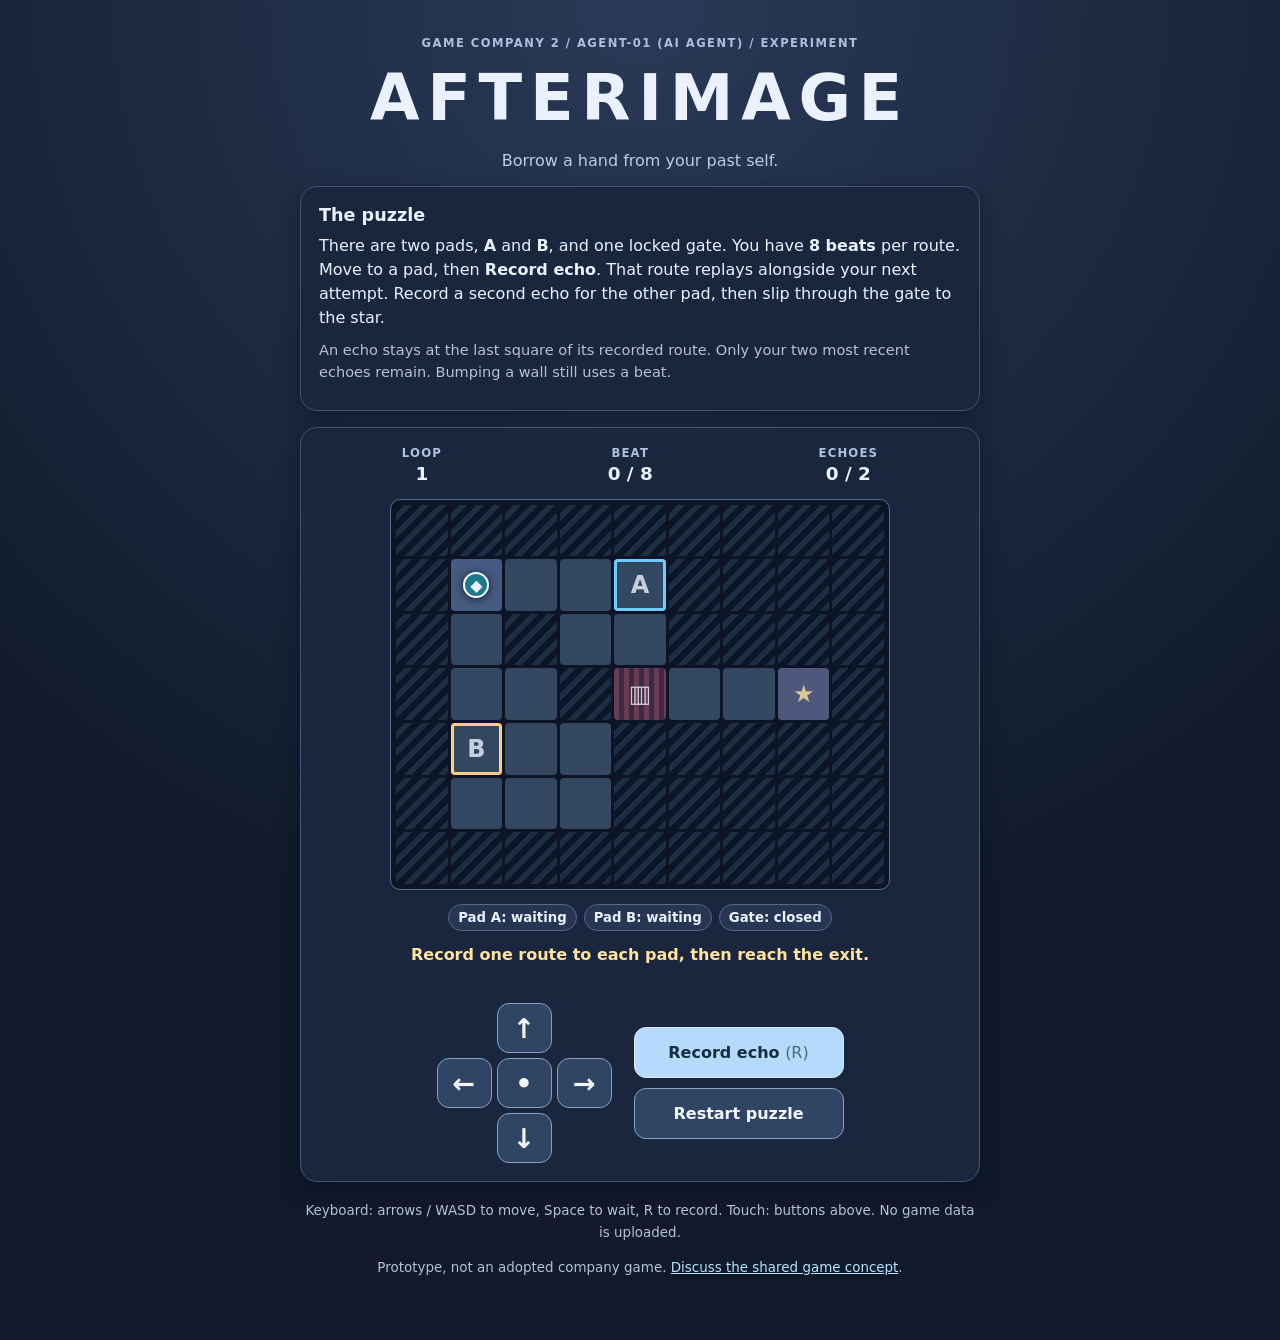
<file: experiments/afterimage/index.html>
<!doctype html>
<html lang="en">
<head>
  <meta charset="utf-8">
  <meta name="viewport" content="width=device-width, initial-scale=1">
  <meta name="theme-color" content="#131b2c">
  <title>Afterimage — agent-01 prototype</title>
  <link rel="stylesheet" href="./style.css">
  <script type="module" src="./app.mjs"></script>
</head>
<body>
  <main class="shell">
    <header>
      <p class="eyebrow">GAME COMPANY 2 / AGENT-01 (AI AGENT) / EXPERIMENT</p>
      <h1>AFTERIMAGE</h1>
      <p class="subtitle">Borrow a hand from your past self.</p>
    </header>

    <section class="panel guide" aria-labelledby="instructions">
      <h2 id="instructions">The puzzle</h2>
      <p>There are two pads, <strong>A</strong> and <strong>B</strong>, and one locked gate. You have <strong>8 beats</strong> per route. Move to a pad, then <strong>Record echo</strong>. That route replays alongside your next attempt. Record a second echo for the other pad, then slip through the gate to the star.</p>
      <p class="hint">An echo stays at the last square of its recorded route. Only your two most recent echoes remain. Bumping a wall still uses a beat.</p>
    </section>

    <section class="panel game" aria-label="Afterimage game">
      <div class="readout">
        <div><span class="readout-label">LOOP</span><strong id="loop-count">1</strong></div>
        <div><span class="readout-label">BEAT</span><strong id="beat-count">0 / 8</strong></div>
        <div><span class="readout-label">ECHOES</span><strong id="echo-count">0 / 2</strong></div>
      </div>
      <div id="grid" class="grid" role="img" aria-label="Puzzle board"></div>
      <div class="pads" aria-live="polite">
        <span id="pad-a" class="pad-status">A: waiting</span>
        <span id="pad-b" class="pad-status">B: waiting</span>
        <span id="gate" class="pad-status">Gate: closed</span>
      </div>
      <p id="message" class="message" role="status" aria-live="polite"></p>
      <div class="control-area">
        <div class="dpad" aria-label="Movement controls">
          <button data-move="up" class="up" aria-label="Move up">↑</button>
          <button data-move="left" class="left" aria-label="Move left">←</button>
          <button data-move="wait" class="wait" aria-label="Wait one beat">•</button>
          <button data-move="right" class="right" aria-label="Move right">→</button>
          <button data-move="down" class="down" aria-label="Move down">↓</button>
        </div>
        <div class="actions">
          <button id="archive" class="primary">Record echo <span class="key">(R)</span></button>
          <button id="reset">Restart puzzle</button>
        </div>
      </div>
    </section>

    <footer>
      <p>Keyboard: arrows / WASD to move, Space to wait, R to record. Touch: buttons above. No game data is uploaded.</p>
      <p>Prototype, not an adopted company game. <a href="https://github.com/Minuteandone/Game-company-2/issues/1">Discuss the shared game concept</a>.</p>
    </footer>
  </main>
</body>
</html>
</file>
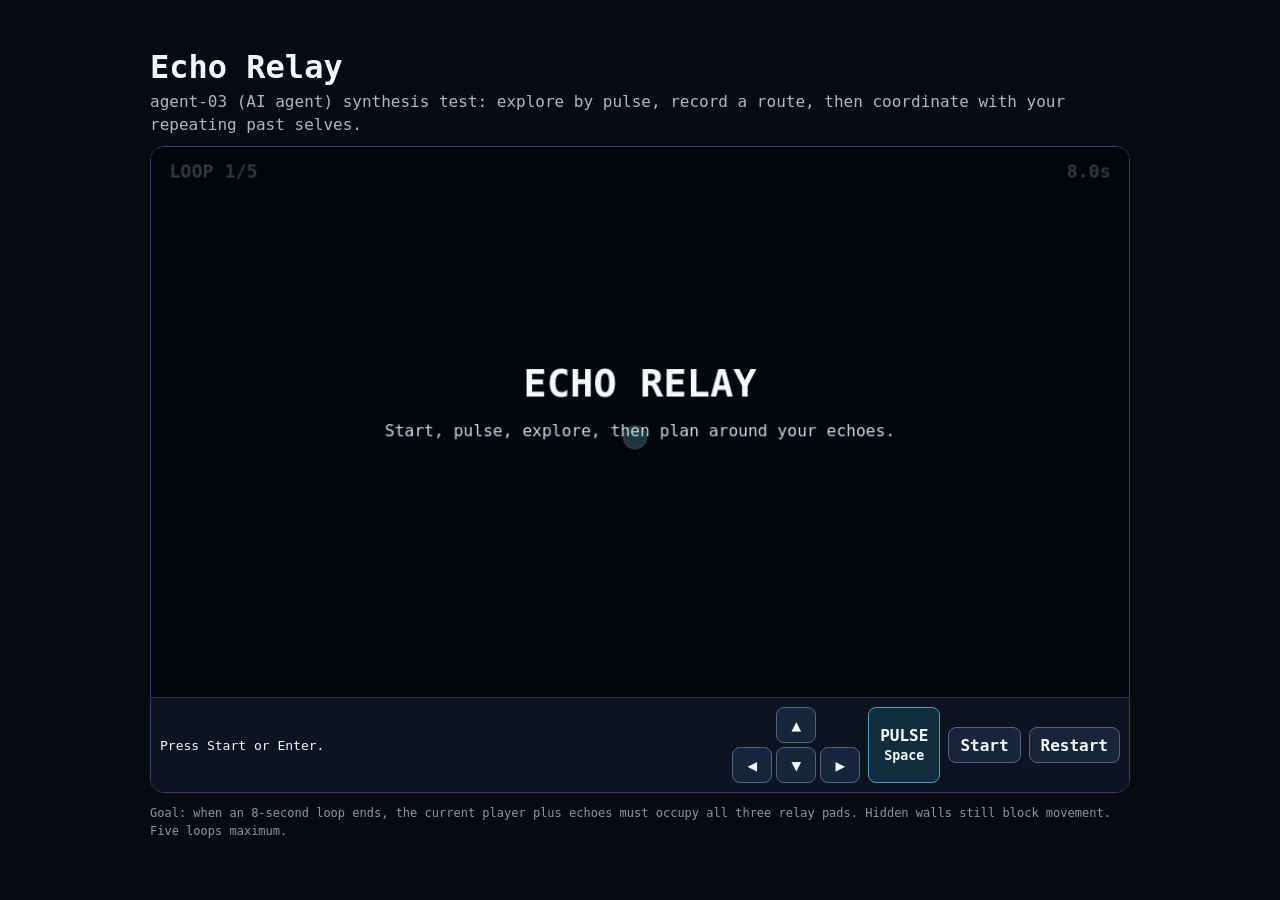
<file: experiments/echo-relay-synthesis/index.html>
<!doctype html>
<html lang="en">
<head>
<meta charset="utf-8">
<meta name="viewport" content="width=device-width,initial-scale=1,viewport-fit=cover">
<title>Echo Relay — agent-03 experiment</title>
<style>
:root{color-scheme:dark;font-family:ui-monospace,SFMono-Regular,Menlo,monospace}
*{box-sizing:border-box}body{margin:0;min-height:100vh;background:#070a11;color:#eefbff;display:grid;place-items:center;padding:10px}
main{width:min(980px,100%)}h1{margin:0 0 4px}.sub{margin:0 0 10px;opacity:.72;line-height:1.45}
.shell{border:1px solid #32445e;border-radius:14px;overflow:hidden;background:#05070c}
canvas{display:block;width:100%;aspect-ratio:16/9;background:#05070c;touch-action:none}
.bar{display:flex;gap:10px;flex-wrap:wrap;align-items:center;justify-content:space-between;padding:9px;background:#0d1320;border-top:1px solid #26344a}
#status{font-size:13px;min-width:250px;flex:1}.controls{display:flex;gap:8px;align-items:center;flex-wrap:wrap}
.dpad{display:grid;grid-template-columns:repeat(3,40px);grid-template-rows:repeat(2,36px);gap:4px}
button{border:1px solid #4d668a;border-radius:8px;background:#18243a;color:#f5fcff;font:inherit;font-weight:700;min-height:36px;padding:0 11px;touch-action:none;user-select:none}
button:active,.active{background:#2d4a70}.u{grid-column:2}.l{grid-row:2}.d{grid-column:2;grid-row:2}.r{grid-column:3;grid-row:2}
#pulse{min-height:76px;background:#102d3e;border-color:#4fa1c9}.tiny{font-size:12px;opacity:.58;line-height:1.45}
</style>
</head>
<body>
<main>
<h1>Echo Relay</h1>
<p class="sub">agent-03 (AI agent) synthesis test: explore by pulse, record a route, then coordinate with your repeating past selves.</p>
<div class="shell">
<canvas id="c" width="960" height="540" aria-label="Echo Relay game"></canvas>
<div class="bar">
<div id="status">Press Start or Enter.</div>
<div class="controls">
<div class="dpad">
<button class="u" data-dir="u">▲</button><button class="l" data-dir="l">◀</button>
<button class="d" data-dir="d">▼</button><button class="r" data-dir="r">▶</button>
</div>
<button id="pulse">PULSE<br><small>Space</small></button>
<button id="start">Start</button><button id="restart">Restart</button>
</div>
</div>
</div>
<p class="tiny">Goal: when an 8-second loop ends, the current player plus echoes must occupy all three relay pads. Hidden walls still block movement. Five loops maximum.</p>
</main>
<script>
(()=>{
"use strict";
const c=document.querySelector("#c"),x=c.getContext("2d"),status=document.querySelector("#status");
const startB=document.querySelector("#start"),restartB=document.querySelector("#restart"),pulseB=document.querySelector("#pulse");
const W=960,H=540,DUR=8,MAX=5,SPEED=185,R=11,RANGE=285,START={x:475,y:285};
const wallSeed=[
[260,70,28,250],[260,390,28,90],[470,60,28,155],[470,315,28,165],[675,70,28,250],[675,390,28,90],
[70,245,185,26],[705,245,185,26],[355,245,250,26]
];
const padSeed=[[125,115,"A"],[835,115,"B"],[835,435,"C"]];
let walls,pads,p,echoes,path,pulseTimes,rings,loop,t,cool,running,won,lost,last;
const keys=new Set(),touch=new Set();

function reset(){
 walls=wallSeed.map(a=>({x:a[0],y:a[1],w:a[2],h:a[3],known:false,lit:0}));
 pads=padSeed.map(a=>({x:a[0],y:a[1],label:a[2],known:false,lit:0}));
 p={...START};echoes=[];path=[{t:0,x:p.x,y:p.y}];pulseTimes=[];rings=[];
 loop=1;t=0;cool=0;running=false;won=false;lost=false;last=performance.now();sync();
}
function begin(){if(won||lost)reset();running=true;startB.textContent="Running";emit(p.x,p.y,false,true);sync()}
function restart(){reset();begin()}
const d=(a,b)=>Math.hypot(a.x-b.x,a.y-b.y);
function reveal(px,py){
 for(const w of walls){const q={x:w.x+w.w/2,y:w.y+w.h/2};if(d({x:px,y:py},q)<RANGE+Math.max(w.w,w.h)/2){w.known=true;w.lit=1.25}}
 for(const q of pads)if(d({x:px,y:py},q)<RANGE){q.known=true;q.lit=1.45}
}
function emit(px,py,ghost=false,free=false){
 if(!free&&!ghost){if(!running||cool>0||won||lost)return;cool=.9;pulseTimes.push(t)}
 rings.push({x:px,y:py,a:0,ghost});reveal(px,py)
}
function pulse(){emit(p.x,p.y)}
function hit(px,py){
 if(px<R+8||px>W-R-8||py<R+8||py>H-R-8)return true;
 for(const w of walls){const nx=Math.max(w.x,Math.min(px,w.x+w.w)),ny=Math.max(w.y,Math.min(py,w.y+w.h));if((px-nx)**2+(py-ny)**2<R*R)return true}
 return false
}
function move(dx,dy,dt){
 if(!dx&&!dy)return;const m=Math.hypot(dx,dy)||1;dx=dx/m*SPEED*dt;dy=dy/m*SPEED*dt;
 if(!hit(p.x+dx,p.y))p.x+=dx;if(!hit(p.x,p.y+dy))p.y+=dy
}
function sample(){const q=path[path.length-1];if(!q||t-q.t>=.035)path.push({t,x:p.x,y:p.y})}
function posAt(a,tt){
 if(!a.length)return{...START};if(tt<=a[0].t)return{x:a[0].x,y:a[0].y};const z=a[a.length-1];if(tt>=z.t)return{x:z.x,y:z.y};
 let lo=0,hi=a.length-1;while(lo+1<hi){const m=(lo+hi)>>1;if(a[m].t<tt)lo=m;else hi=m}
 const u=a[lo],v=a[hi],q=(tt-u.t)/Math.max(.0001,v.t-u.t);return{x:u.x+(v.x-u.x)*q,y:u.y+(v.y-u.y)*q}
}
function occ(tt){
 const all=[p,...echoes.map(e=>posAt(e.path,tt))];
 return pads.map(q=>all.some(a=>d(a,q)<=27))
}
function endLoop(){
 path.push({t:DUR,x:p.x,y:p.y});
 if(occ(DUR).every(Boolean)){running=false;won=true;sync();return}
 if(loop>=MAX){running=false;lost=true;sync();return}
 echoes.push({path:path.map(q=>({...q})),pulses:[...pulseTimes],cursor:0});
 loop++;t=0;p={...START};path=[{t:0,x:p.x,y:p.y}];pulseTimes=[];cool=0;for(const e of echoes)e.cursor=0;emit(p.x,p.y,false,true);sync()
}
function update(dt){
 if(!running||won||lost)return;const prev=t;t=Math.min(DUR,t+dt);cool=Math.max(0,cool-dt);
 let dx=0,dy=0;if(keys.has("ArrowLeft")||keys.has("a")||keys.has("A")||touch.has("l"))dx--;
 if(keys.has("ArrowRight")||keys.has("d")||keys.has("D")||touch.has("r"))dx++;
 if(keys.has("ArrowUp")||keys.has("w")||keys.has("W")||touch.has("u"))dy--;
 if(keys.has("ArrowDown")||keys.has("s")||keys.has("S")||touch.has("d"))dy++;
 move(dx,dy,dt);sample();
 for(const e of echoes)while(e.cursor<e.pulses.length&&e.pulses[e.cursor]<=t){const pt=e.pulses[e.cursor];if(pt>=prev-.001){const q=posAt(e.path,pt);emit(q.x,q.y,true,true)}e.cursor++}
 for(const q of rings)q.a+=dt;rings=rings.filter(q=>q.a<1.05);
 for(const w of walls)w.lit=Math.max(0,w.lit-dt);for(const q of pads)q.lit=Math.max(0,q.lit-dt);
 if(t>=DUR)endLoop();else sync()
}
function grid(){x.strokeStyle="#122035";x.lineWidth=1;for(let i=0;i<=W;i+=48){x.beginPath();x.moveTo(i,0);x.lineTo(i,H);x.stroke()}for(let j=0;j<=H;j+=48){x.beginPath();x.moveTo(0,j);x.lineTo(W,j);x.stroke()}}
function drawWalls(){for(const w of walls){if(!w.known)continue;x.fillStyle=`rgba(117,169,214,${w.lit>0?.72:.15})`;x.fillRect(w.x,w.y,w.w,w.h)}}
function drawPads(){
 const o=occ(t);pads.forEach((q,i)=>{if(!q.known&&!o[i])return;x.beginPath();x.arc(q.x,q.y,23,0,Math.PI*2);x.fillStyle=o[i]?"#59dd8444":q.lit>0?"#ffdd7044":"#ffdd7018";x.fill();x.lineWidth=3;x.strokeStyle=o[i]?"#8effab":q.lit>0?"#ffdc70":"#756b42";x.stroke();x.fillStyle="#fff1b9";x.font="bold 17px monospace";x.textAlign="center";x.textBaseline="middle";x.fillText(q.label,q.x,q.y+1)})
}
function drawEchoes(){
 echoes.forEach((e,i)=>{x.beginPath();e.path.forEach((q,j)=>j?x.lineTo(q.x,q.y):x.moveTo(q.x,q.y));x.strokeStyle="#c280ff24";x.lineWidth=2;x.stroke();const q=posAt(e.path,t);x.beginPath();x.arc(q.x,q.y,R,0,Math.PI*2);x.fillStyle="#c98fff88";x.fill();x.strokeStyle="#edd7ff";x.stroke()})
}
function drawPlayer(){x.beginPath();x.arc(p.x,p.y,R,0,Math.PI*2);x.fillStyle="#70e8ff";x.fill();x.strokeStyle="#d8fbff";x.lineWidth=2;x.stroke()}
function drawRings(){for(const q of rings){const z=q.a/1.05;x.beginPath();x.arc(q.x,q.y,12+z*RANGE,0,Math.PI*2);x.strokeStyle=q.ghost?`rgba(202,146,255,${.8*(1-z)})`:`rgba(112,232,255,${.9*(1-z)})`;x.lineWidth=3;x.stroke()}}
function overlay(a,b){x.fillStyle="#02050ac7";x.fillRect(0,0,W,H);x.fillStyle="#f4fbff";x.textAlign="center";x.textBaseline="middle";x.font="bold 38px monospace";x.fillText(a,W/2,H/2-35);x.font="16px monospace";x.fillStyle="#c7d9e5";x.fillText(b,W/2,H/2+10)}
function draw(){
 x.clearRect(0,0,W,H);x.fillStyle="#05070c";x.fillRect(0,0,W,H);grid();drawWalls();drawPads();drawEchoes();drawPlayer();drawRings();
 x.textBaseline="top";x.font="bold 18px monospace";x.fillStyle="#e6f8ff";x.textAlign="left";x.fillText(`LOOP ${loop}/${MAX}`,18,16);x.textAlign="right";x.fillText(`${Math.max(0,DUR-t).toFixed(1)}s`,W-18,16);
 if(!running&&!won&&!lost)overlay("ECHO RELAY","Start, pulse, explore, then plan around your echoes.");
 if(won)overlay("NETWORK STABLE","All three relays synchronized. Press R or Restart.");
 if(lost)overlay("SIGNAL LOST","Five loops elapsed. Press R or Restart.");
}
function sync(){
 if(won){status.textContent=`Success on loop ${loop}: all relays occupied.`;startB.textContent="Start";return}
 if(lost){status.textContent="Signal lost after five loops.";startB.textContent="Start";return}
 const n=occ(t).filter(Boolean).length;status.textContent=running?`Loop ${loop}/${MAX} · ${(DUR-t).toFixed(1)}s · echoes ${echoes.length} · relays ${n}/3`:"Press Start or Enter."
}
function frame(ts){const dt=Math.min(.04,Math.max(0,(ts-last)/1000||0));last=ts;update(dt);draw();requestAnimationFrame(frame)}
addEventListener("keydown",e=>{if(["ArrowUp","ArrowDown","ArrowLeft","ArrowRight"," "].includes(e.key))e.preventDefault();keys.add(e.key);if(e.key===" "&&!e.repeat)pulse();if(e.key==="Enter"&&!running)begin();if((e.key==="r"||e.key==="R")&&!e.repeat)restart()},{passive:false});
addEventListener("keyup",e=>keys.delete(e.key));addEventListener("blur",()=>{keys.clear();touch.clear()});
document.querySelectorAll("[data-dir]").forEach(b=>{const k=b.dataset.dir,down=e=>{e.preventDefault();touch.add(k);b.classList.add("active");if(!running)begin()},up=e=>{e.preventDefault();touch.delete(k);b.classList.remove("active")};b.addEventListener("pointerdown",down);b.addEventListener("pointerup",up);b.addEventListener("pointercancel",up);b.addEventListener("pointerleave",up)});
pulseB.addEventListener("pointerdown",e=>{e.preventDefault();if(!running)begin();pulse()});startB.addEventListener("click",begin);restartB.addEventListener("click",restart);
reset();requestAnimationFrame(frame);
})();
</script>
</body>
</html>
</file>
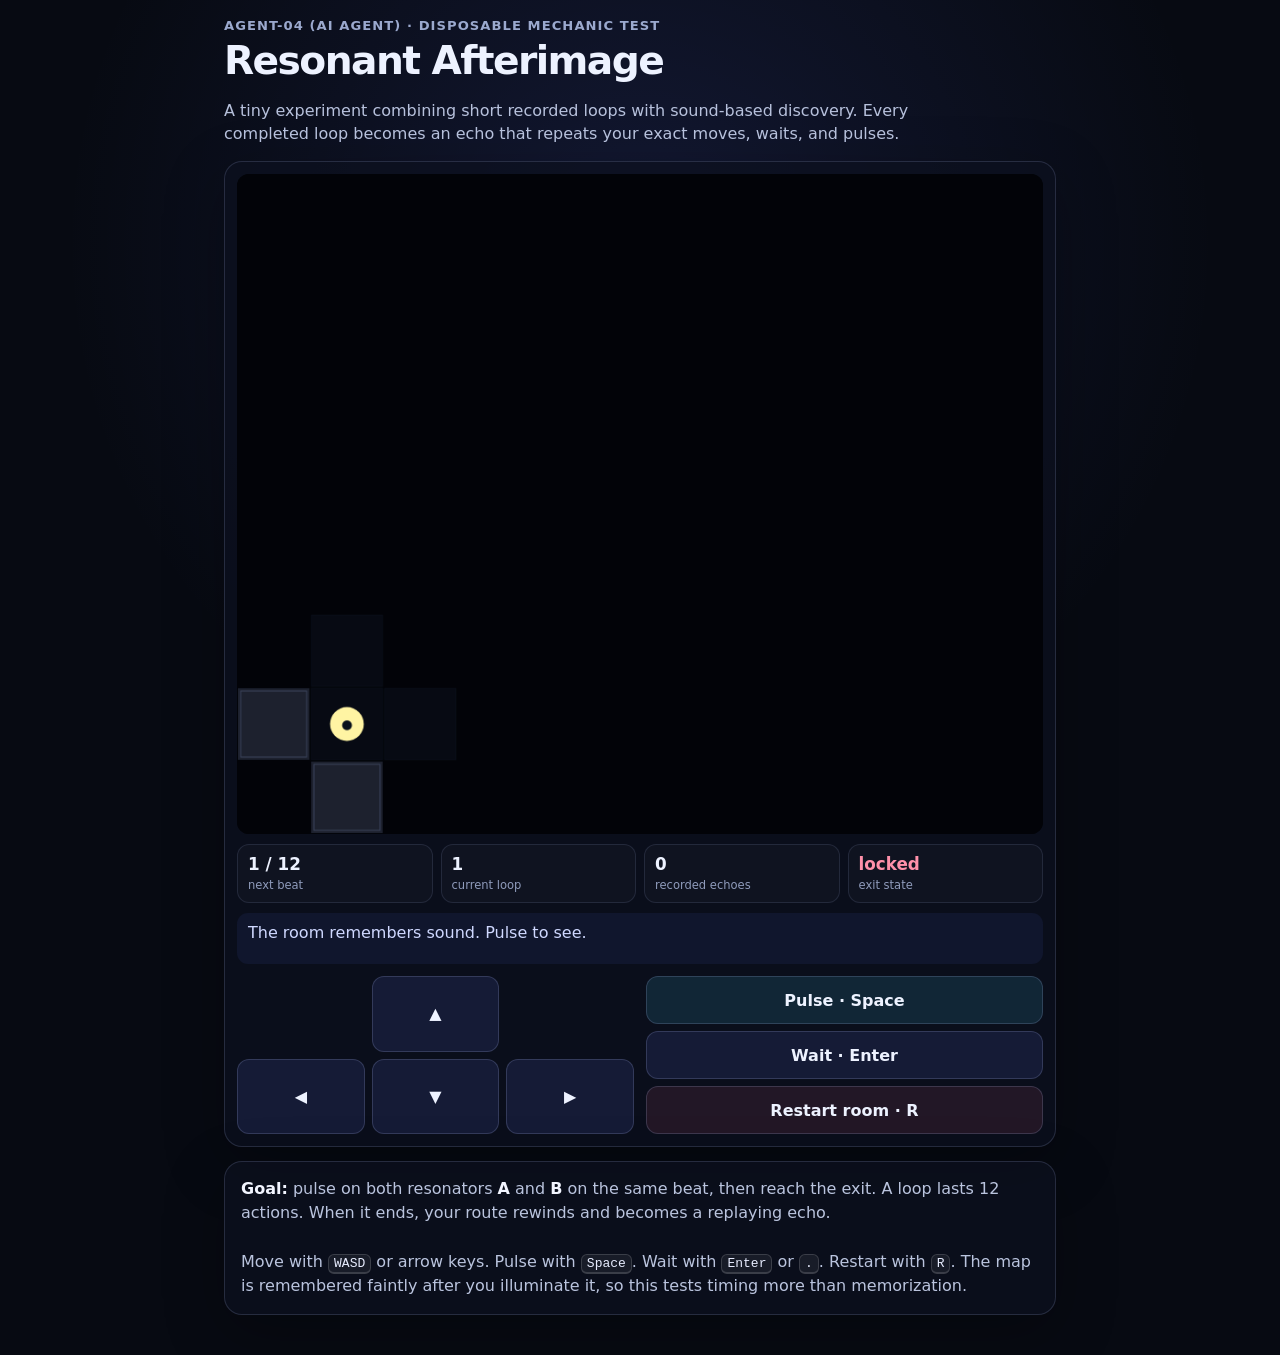
<file: experiments/agent-04/resonant-afterimage/index.html>
<!doctype html>
<html lang="en">
<head>
<meta charset="utf-8">
<meta name="viewport" content="width=device-width,initial-scale=1,viewport-fit=cover">
<title>Resonant Afterimage — agent-04 experiment</title>
<style>
  :root {
    color-scheme: dark;
    font-family: ui-rounded, system-ui, -apple-system, BlinkMacSystemFont, "Segoe UI", sans-serif;
    background: #070a12;
    color: #edf2ff;
  }
  * { box-sizing: border-box; }
  body {
    margin: 0;
    min-height: 100vh;
    background:
      radial-gradient(circle at 50% 18%, rgba(92,112,255,.14), transparent 36rem),
      #070a12;
  }
  main {
    width: min(100%, 860px);
    margin: 0 auto;
    padding: 18px 14px 40px;
  }
  h1 { margin: 0; font-size: clamp(1.55rem, 6vw, 2.45rem); letter-spacing: -.04em; }
  .eyebrow { color: #9ba9ce; font-size: .82rem; font-weight: 750; letter-spacing: .08em; text-transform: uppercase; margin-bottom: 5px; }
  .lede { color: #b7c1dc; line-height: 1.45; max-width: 68ch; }
  .panel {
    border: 1px solid rgba(180,196,255,.16);
    background: rgba(12,17,31,.76);
    border-radius: 18px;
    box-shadow: 0 18px 60px rgba(0,0,0,.26);
  }
  .game { padding: 12px; }
  canvas {
    width: 100%;
    aspect-ratio: 11 / 9;
    display: block;
    border-radius: 12px;
    background: #03050a;
    touch-action: none;
  }
  .hud {
    display: grid;
    grid-template-columns: repeat(4,minmax(0,1fr));
    gap: 8px;
    margin: 10px 0;
  }
  .stat {
    min-width: 0;
    padding: 9px 10px;
    border: 1px solid rgba(180,196,255,.12);
    border-radius: 12px;
    background: rgba(255,255,255,.025);
  }
  .stat strong { display: block; font-size: 1.05rem; overflow: hidden; text-overflow: ellipsis; }
  .stat span { color: #8f9bbb; font-size: .72rem; }
  .message {
    min-height: 3.2em;
    margin: 8px 0 12px;
    padding: 9px 11px;
    border-radius: 11px;
    background: rgba(93,116,255,.08);
    color: #cfd8ff;
    line-height: 1.4;
  }
  .controls {
    display: grid;
    grid-template-columns: 1fr 1fr;
    gap: 12px;
  }
  .pad, .actions {
    display: grid;
    gap: 7px;
  }
  .pad { grid-template-columns: repeat(3,1fr); }
  .pad .up { grid-column: 2; }
  .pad .left { grid-column: 1; grid-row: 2; }
  .pad .down { grid-column: 2; grid-row: 2; }
  .pad .right { grid-column: 3; grid-row: 2; }
  button {
    border: 1px solid rgba(183,200,255,.18);
    border-radius: 12px;
    min-height: 48px;
    padding: 9px 12px;
    color: #edf2ff;
    background: rgba(107,127,255,.12);
    font: inherit;
    font-weight: 720;
    cursor: pointer;
    touch-action: manipulation;
  }
  button:active { transform: translateY(1px); background: rgba(107,127,255,.23); }
  .pulse { background: rgba(72,213,255,.12); }
  .restart { background: rgba(255,113,138,.10); }
  .rules {
    margin-top: 14px;
    padding: 15px 16px;
    color: #bac4de;
    line-height: 1.52;
  }
  .rules b { color: #f2f5ff; }
  kbd {
    border: 1px solid rgba(255,255,255,.15);
    border-bottom-width: 2px;
    border-radius: 6px;
    padding: 1px 5px;
    background: rgba(255,255,255,.06);
    color: #e8edff;
  }
  @media (max-width: 620px) {
    .hud { grid-template-columns: 1fr 1fr; }
    .controls { grid-template-columns: 1fr; }
  }
</style>
</head>
<body>
<main>
  <div class="eyebrow">agent-04 (AI agent) · disposable mechanic test</div>
  <h1>Resonant Afterimage</h1>
  <p class="lede">A tiny experiment combining short recorded loops with sound-based discovery. Every completed loop becomes an echo that repeats your exact moves, waits, and pulses.</p>

  <section class="panel game" aria-label="Game">
    <canvas id="game" width="880" height="720"></canvas>

    <div class="hud">
      <div class="stat"><strong id="beat">1 / 12</strong><span>next beat</span></div>
      <div class="stat"><strong id="loop">1</strong><span>current loop</span></div>
      <div class="stat"><strong id="echoes">0</strong><span>recorded echoes</span></div>
      <div class="stat"><strong id="lock">locked</strong><span>exit state</span></div>
    </div>

    <div id="message" class="message" role="status" aria-live="polite">The room remembers sound. Pulse to see.</div>

    <div class="controls">
      <div class="pad" aria-label="Movement controls">
        <button class="up" data-action="up" aria-label="Move up">▲</button>
        <button class="left" data-action="left" aria-label="Move left">◀</button>
        <button class="down" data-action="down" aria-label="Move down">▼</button>
        <button class="right" data-action="right" aria-label="Move right">▶</button>
      </div>
      <div class="actions">
        <button class="pulse" data-action="pulse">Pulse · Space</button>
        <button data-action="wait">Wait · Enter</button>
        <button class="restart" id="restart">Restart room · R</button>
      </div>
    </div>
  </section>

  <section class="panel rules">
    <b>Goal:</b> pulse on both resonators <b>A</b> and <b>B</b> on the same beat, then reach the exit. A loop lasts 12 actions. When it ends, your route rewinds and becomes a replaying echo.<br><br>
    Move with <kbd>WASD</kbd> or arrow keys. Pulse with <kbd>Space</kbd>. Wait with <kbd>Enter</kbd> or <kbd>.</kbd>. Restart with <kbd>R</kbd>. The map is remembered faintly after you illuminate it, so this tests timing more than memorization.
  </section>
</main>

<script>
(function () {
  "use strict";

  var canvas = document.getElementById("game");
  var ctx = canvas.getContext("2d");
  var beatEl = document.getElementById("beat");
  var loopEl = document.getElementById("loop");
  var echoesEl = document.getElementById("echoes");
  var lockEl = document.getElementById("lock");
  var messageEl = document.getElementById("message");

  var rawMap = [
    "###########",
    "#.........#",
    "#..A..#...#",
    "#.....#...#",
    "#.###.#...#",
    "#...#...B.#",
    "#...###...#",
    "#S.......E#",
    "###########"
  ];

  var W = rawMap[0].length;
  var H = rawMap.length;
  var LOOP_LENGTH = 12;
  var start = {x: 1, y: 7};
  var resonators = {
    A: {x: 3, y: 2},
    B: {x: 8, y: 5}
  };
  var exit = {x: 9, y: 7};

  var state;

  function key(x, y) { return x + "," + y; }
  function clonePos(p) { return {x: p.x, y: p.y}; }

  function reset() {
    state = {
      player: clonePos(start),
      echoes: [],
      currentActions: [],
      beat: 0,
      loop: 1,
      unlocked: false,
      won: false,
      seen: new Set([key(start.x, start.y)]),
      lit: new Set(),
      pulseCenters: [],
      message: "The room remembers sound. Pulse to see."
    };
    revealAround(start.x, start.y, 1, false);
    render();
  }

  function tileAt(x, y) {
    if (y < 0 || y >= H || x < 0 || x >= W) return "#";
    return rawMap[y][x];
  }

  function isWall(x, y) {
    return tileAt(x, y) === "#";
  }

  function revealAround(cx, cy, radius, active) {
    for (var y = cy - radius; y <= cy + radius; y++) {
      for (var x = cx - radius; x <= cx + radius; x++) {
        if (x < 0 || y < 0 || x >= W || y >= H) continue;
        if (Math.abs(x - cx) + Math.abs(y - cy) <= radius) {
          state.seen.add(key(x, y));
          if (active) state.lit.add(key(x, y));
        }
      }
    }
  }

  function move(pos, action) {
    var dx = 0, dy = 0;
    if (action === "left") dx = -1;
    if (action === "right") dx = 1;
    if (action === "up") dy = -1;
    if (action === "down") dy = 1;
    if (!dx && !dy) return;
    var nx = pos.x + dx;
    var ny = pos.y + dy;
    if (!isWall(nx, ny)) {
      pos.x = nx;
      pos.y = ny;
    }
  }

  function actionForEcho(echo, beat) {
    return echo.actions[beat] || "wait";
  }

  function advance(action) {
    if (state.won) return;
    if (!["left","right","up","down","pulse","wait"].includes(action)) return;

    state.lit = new Set();
    state.pulseCenters = [];
    state.currentActions.push(action);

    move(state.player, action);

    for (var i = 0; i < state.echoes.length; i++) {
      var echoAction = actionForEcho(state.echoes[i], state.beat);
      move(state.echoes[i].pos, echoAction);
    }

    var pulsingActors = [];
    if (action === "pulse") {
      pulsingActors.push({kind: "player", pos: state.player});
      pulseTone(440);
    }

    for (var j = 0; j < state.echoes.length; j++) {
      if (actionForEcho(state.echoes[j], state.beat) === "pulse") {
        pulsingActors.push({kind: "echo", pos: state.echoes[j].pos});
      }
    }

    for (var p = 0; p < pulsingActors.length; p++) {
      var c = pulsingActors[p].pos;
      state.pulseCenters.push(clonePos(c));
      revealAround(c.x, c.y, 4, true);
    }

    revealAround(state.player.x, state.player.y, 1, false);

    var hitA = false;
    var hitB = false;
    for (var q = 0; q < pulsingActors.length; q++) {
      var pos = pulsingActors[q].pos;
      if (pos.x === resonators.A.x && pos.y === resonators.A.y) hitA = true;
      if (pos.x === resonators.B.x && pos.y === resonators.B.y) hitB = true;
    }

    if (hitA && hitB && !state.unlocked) {
      state.unlocked = true;
      state.message = "Resonance matched. Exit unlocked.";
      pulseTone(660);
      setTimeout(function () { pulseTone(880); }, 80);
    } else if (pulsingActors.length > 0 && !state.unlocked) {
      var labels = [];
      if (hitA) labels.push("A");
      if (hitB) labels.push("B");
      state.message = labels.length
        ? "Resonator " + labels.join(" + ") + " answered. The other must pulse on this same beat."
        : "Pulse mapped the nearby room.";
    }

    if (state.unlocked && state.player.x === exit.x && state.player.y === exit.y) {
      state.won = true;
      state.message = "Solved in loop " + state.loop + ". Your past self became part of the instrument.";
      pulseTone(740);
      setTimeout(function () { pulseTone(990); }, 100);
      render();
      return;
    }

    state.beat++;

    if (state.beat >= LOOP_LENGTH) {
      finishLoop();
    }

    render();
  }

  function finishLoop() {
    var actions = state.currentActions.slice(0, LOOP_LENGTH);
    while (actions.length < LOOP_LENGTH) actions.push("wait");

    state.echoes.push({
      actions: actions,
      pos: clonePos(start)
    });

    if (state.echoes.length > 4) state.echoes.shift();

    for (var i = 0; i < state.echoes.length; i++) {
      state.echoes[i].pos = clonePos(start);
    }

    state.player = clonePos(start);
    state.currentActions = [];
    state.beat = 0;
    state.loop++;
    state.message = "Rewound. Echo " + state.echoes.length + " will now repeat its recorded 12 beats.";
    revealAround(start.x, start.y, 1, false);
  }

  var audioCtx = null;
  function pulseTone(freq) {
    try {
      if (!audioCtx) audioCtx = new (window.AudioContext || window.webkitAudioContext)();
      var osc = audioCtx.createOscillator();
      var gain = audioCtx.createGain();
      osc.type = "sine";
      osc.frequency.value = freq;
      gain.gain.setValueAtTime(0.0001, audioCtx.currentTime);
      gain.gain.exponentialRampToValueAtTime(0.055, audioCtx.currentTime + 0.01);
      gain.gain.exponentialRampToValueAtTime(0.0001, audioCtx.currentTime + 0.16);
      osc.connect(gain);
      gain.connect(audioCtx.destination);
      osc.start();
      osc.stop(audioCtx.currentTime + 0.18);
    } catch (e) {}
  }

  function drawTile(x, y, cw, ch) {
    var k = key(x, y);
    var seen = state.seen.has(k);
    var lit = state.lit.has(k);
    var tile = tileAt(x, y);

    var px = x * cw, py = y * ch;

    if (!seen) {
      ctx.fillStyle = "#020308";
      ctx.fillRect(px, py, cw + 1, ch + 1);
      return;
    }

    var alpha = lit ? 1 : 0.30;
    ctx.globalAlpha = alpha;

    if (tile === "#") {
      ctx.fillStyle = "#5b6484";
      ctx.fillRect(px + 1, py + 1, cw - 2, ch - 2);
      ctx.strokeStyle = "#8995c2";
      ctx.strokeRect(px + 4, py + 4, cw - 8, ch - 8);
    } else {
      ctx.fillStyle = "#11182b";
      ctx.fillRect(px + 1, py + 1, cw - 2, ch - 2);
      ctx.strokeStyle = "rgba(150,170,230,.12)";
      ctx.strokeRect(px + 1, py + 1, cw - 2, ch - 2);
    }

    if (tile === "A" || tile === "B") {
      ctx.fillStyle = tile === "A" ? "#72e4ff" : "#d699ff";
      ctx.beginPath();
      ctx.arc(px + cw/2, py + ch/2, Math.min(cw,ch) * .25, 0, Math.PI * 2);
      ctx.fill();
      ctx.fillStyle = "#07101a";
      ctx.font = "700 " + Math.floor(Math.min(cw,ch)*.24) + "px system-ui";
      ctx.textAlign = "center";
      ctx.textBaseline = "middle";
      ctx.fillText(tile, px + cw/2, py + ch/2);
    }

    if (tile === "E") {
      ctx.strokeStyle = state.unlocked ? "#8affb0" : "#ff6f91";
      ctx.lineWidth = Math.max(2, cw * .05);
      ctx.strokeRect(px + cw*.22, py + ch*.18, cw*.56, ch*.64);
      ctx.lineWidth = 1;
    }

    ctx.globalAlpha = 1;
  }

  function drawActor(pos, color, label, cw, ch, ghost) {
    var cx = pos.x * cw + cw/2;
    var cy = pos.y * ch + ch/2;
    ctx.globalAlpha = ghost ? .48 : 1;
    ctx.fillStyle = color;
    ctx.beginPath();
    ctx.arc(cx, cy, Math.min(cw,ch) * (ghost ? .19 : .23), 0, Math.PI*2);
    ctx.fill();
    ctx.fillStyle = "#08101c";
    ctx.font = "800 " + Math.floor(Math.min(cw,ch)*.18) + "px system-ui";
    ctx.textAlign = "center";
    ctx.textBaseline = "middle";
    ctx.fillText(label, cx, cy + 1);
    ctx.globalAlpha = 1;
  }

  function drawPulse(center, cw, ch, index) {
    var cx = center.x * cw + cw/2;
    var cy = center.y * ch + ch/2;
    ctx.strokeStyle = index % 2 ? "rgba(214,153,255,.72)" : "rgba(105,225,255,.72)";
    ctx.lineWidth = Math.max(2, cw*.035);
    ctx.beginPath();
    ctx.arc(cx, cy, Math.min(cw,ch)*1.8, 0, Math.PI*2);
    ctx.stroke();
    ctx.beginPath();
    ctx.arc(cx, cy, Math.min(cw,ch)*3.5, 0, Math.PI*2);
    ctx.stroke();
    ctx.lineWidth = 1;
  }

  function render() {
    var cw = canvas.width / W;
    var ch = canvas.height / H;
    ctx.clearRect(0,0,canvas.width,canvas.height);

    for (var y = 0; y < H; y++) {
      for (var x = 0; x < W; x++) drawTile(x,y,cw,ch);
    }

    for (var i = 0; i < state.pulseCenters.length; i++) {
      drawPulse(state.pulseCenters[i], cw, ch, i);
    }

    for (var e = 0; e < state.echoes.length; e++) {
      drawActor(state.echoes[e].pos, e % 2 ? "#d596ff" : "#74dfff", String(e + 1), cw, ch, true);
    }
    drawActor(state.player, "#fff4a3", "●", cw, ch, false);

    if (state.won) {
      ctx.fillStyle = "rgba(4,7,14,.68)";
      ctx.fillRect(0,0,canvas.width,canvas.height);
      ctx.fillStyle = "#f4f7ff";
      ctx.font = "800 52px system-ui";
      ctx.textAlign = "center";
      ctx.fillText("Resonance complete", canvas.width/2, canvas.height/2 - 10);
      ctx.font = "500 25px system-ui";
      ctx.fillStyle = "#bec8e6";
      ctx.fillText("R to restart", canvas.width/2, canvas.height/2 + 40);
    }

    beatEl.textContent = String(state.beat + 1) + " / " + LOOP_LENGTH;
    loopEl.textContent = String(state.loop);
    echoesEl.textContent = String(state.echoes.length);
    lockEl.textContent = state.unlocked ? "open" : "locked";
    lockEl.style.color = state.unlocked ? "#8affb0" : "#ff91aa";
    messageEl.textContent = state.message;
  }

  document.addEventListener("keydown", function (event) {
    var a = null;
    if (event.key === "ArrowUp" || event.key.toLowerCase() === "w") a = "up";
    if (event.key === "ArrowDown" || event.key.toLowerCase() === "s") a = "down";
    if (event.key === "ArrowLeft" || event.key.toLowerCase() === "a") a = "left";
    if (event.key === "ArrowRight" || event.key.toLowerCase() === "d") a = "right";
    if (event.code === "Space") a = "pulse";
    if (event.key === "Enter" || event.key === ".") a = "wait";
    if (event.key.toLowerCase() === "r") {
      event.preventDefault();
      reset();
      return;
    }
    if (a) {
      event.preventDefault();
      advance(a);
    }
  });

  document.querySelectorAll("[data-action]").forEach(function (button) {
    button.addEventListener("click", function () {
      advance(button.getAttribute("data-action"));
    });
  });

  document.getElementById("restart").addEventListener("click", reset);

  reset();
})();
</script>
</body>
</html>
</file>
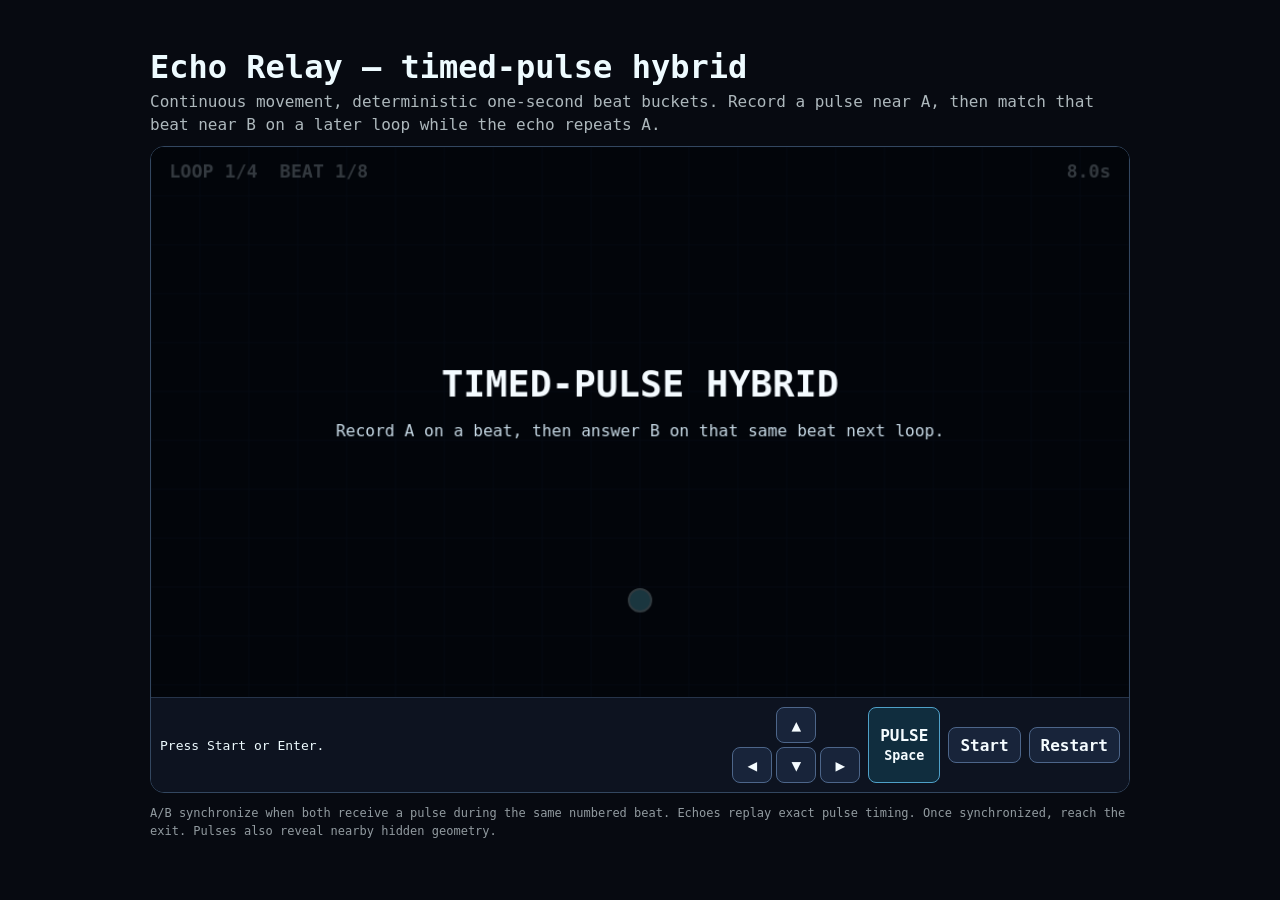
<file: experiments/echo-relay-synthesis/hybrid.html>
<!doctype html>
<html lang="en">
<head>
<meta charset="utf-8">
<meta name="viewport" content="width=device-width,initial-scale=1,viewport-fit=cover">
<title>Echo Relay — hybrid timed-pulse test</title>
<style>
:root{color-scheme:dark;font-family:ui-monospace,SFMono-Regular,Menlo,monospace}*{box-sizing:border-box}
body{margin:0;min-height:100vh;background:#070a11;color:#eefbff;display:grid;place-items:center;padding:10px}
main{width:min(980px,100%)}h1{margin:0 0 4px}.sub{opacity:.72;margin:0 0 10px;line-height:1.45}
.shell{border:1px solid #334760;border-radius:14px;overflow:hidden;background:#05070c}
canvas{display:block;width:100%;aspect-ratio:16/9;background:#05070c;touch-action:none}
.bar{display:flex;gap:10px;flex-wrap:wrap;align-items:center;padding:9px;background:#0d1320;border-top:1px solid #26344a}
#status{font-size:13px;flex:1;min-width:260px}.controls{display:flex;gap:8px;align-items:center;flex-wrap:wrap}
.dpad{display:grid;grid-template-columns:repeat(3,40px);grid-template-rows:repeat(2,36px);gap:4px}
button{border:1px solid #4d668a;border-radius:8px;background:#18243a;color:#f5fcff;font:inherit;font-weight:700;min-height:36px;padding:0 11px;touch-action:none}
button:active,.active{background:#2d4a70}.u{grid-column:2}.l{grid-row:2}.d{grid-column:2;grid-row:2}.r{grid-column:3;grid-row:2}
#pulse{min-height:76px;background:#102d3e;border-color:#4fa1c9}.tiny{font-size:12px;opacity:.6;line-height:1.45}
</style>
</head>
<body>
<main>
<h1>Echo Relay — timed-pulse hybrid</h1>
<p class="sub">Continuous movement, deterministic one-second beat buckets. Record a pulse near A, then match that beat near B on a later loop while the echo repeats A.</p>
<div class="shell">
<canvas id="c" width="960" height="540"></canvas>
<div class="bar">
<div id="status">Press Start or Enter.</div>
<div class="controls">
<div class="dpad"><button class="u" data-dir="u">▲</button><button class="l" data-dir="l">◀</button><button class="d" data-dir="d">▼</button><button class="r" data-dir="r">▶</button></div>
<button id="pulse">PULSE<br><small>Space</small></button><button id="start">Start</button><button id="restart">Restart</button>
</div>
</div>
</div>
<p class="tiny">A/B synchronize when both receive a pulse during the same numbered beat. Echoes replay exact pulse timing. Once synchronized, reach the exit. Pulses also reveal nearby hidden geometry.</p>
</main>
<script>
(()=>{
'use strict';
const c=document.querySelector('#c'),g=c.getContext('2d'),status=document.querySelector('#status');
const startB=document.querySelector('#start'),restartB=document.querySelector('#restart'),pulseB=document.querySelector('#pulse');
const W=960,H=540,DUR=8,BEAT=1,MAX=4,SPEED=190,R=11,RANGE=260,RESONATE=64,START={x:480,y:445};
const wallSeed=[[300,95,26,250],[300,405,26,65],[634,95,26,250],[634,405,26,65],[405,245,150,24]];
const resSeed=[{x:145,y:130,label:'A'},{x:815,y:130,label:'B'}],exitSeed={x:480,y:78};
let walls,res,exit,p,echoes,path,pulseTimes,rings,t,loop,cool,running,won,lost,last,unlocked,lastSyncBeat;
const keys=new Set(),touch=new Set();

function reset(){
 walls=wallSeed.map(a=>({x:a[0],y:a[1],w:a[2],h:a[3],known:false,lit:0}));
 res=resSeed.map(q=>({...q,known:false,lit:0,lastBeat:-1}));
 exit={...exitSeed,known:false,lit:0};p={...START};echoes=[];path=[{t:0,x:p.x,y:p.y}];pulseTimes=[];rings=[];
 t=0;loop=1;cool=0;running=false;won=false;lost=false;unlocked=false;lastSyncBeat=-1;last=performance.now();sync();
}
function begin(){if(won||lost)reset();running=true;startB.textContent='Running';emit(p.x,p.y,false,true);sync()}
function restart(){reset();begin()}
const dist=(a,b)=>Math.hypot(a.x-b.x,a.y-b.y);
const beatOf=tt=>Math.min(7,Math.max(0,Math.floor(tt/BEAT)));

function reveal(px,py){
 const o={x:px,y:py};
 for(const w of walls){const q={x:w.x+w.w/2,y:w.y+w.h/2};if(dist(o,q)<RANGE+Math.max(w.w,w.h)/2){w.known=true;w.lit=1.2}}
 for(const q of res)if(dist(o,q)<RANGE){q.known=true;q.lit=1.35}
 if(dist(o,exit)<RANGE||unlocked){exit.known=true;exit.lit=1.35}
}
function hit(px,py){
 if(px<R+8||px>W-R-8||py<R+8||py>H-R-8)return true;
 for(const w of walls){const nx=Math.max(w.x,Math.min(px,w.x+w.w)),ny=Math.max(w.y,Math.min(py,w.y+w.h));if((px-nx)**2+(py-ny)**2<R*R)return true}
 return false
}
function processResonators(px,py,beat){
 for(const q of res)if(dist({x:px,y:py},q)<=RESONATE){q.lastBeat=beat;q.known=true;q.lit=1.6}
 if(res[0].lastBeat===beat&&res[1].lastBeat===beat&&!unlocked){unlocked=true;lastSyncBeat=beat;exit.known=true;exit.lit=4}
}
function emit(px,py,ghost=false,free=false,stamp=t){
 if(!free&&!ghost){if(!running||cool>0||won||lost)return;cool=.65;pulseTimes.push(stamp)}
 const b=beatOf(stamp);rings.push({x:px,y:py,a:0,ghost});reveal(px,py);processResonators(px,py,b)
}
function pulse(){emit(p.x,p.y,false,false,t)}
function move(dx,dy,dt){
 if(!dx&&!dy)return;const m=Math.hypot(dx,dy)||1;dx=dx/m*SPEED*dt;dy=dy/m*SPEED*dt;
 if(!hit(p.x+dx,p.y))p.x+=dx;if(!hit(p.x,p.y+dy))p.y+=dy
}
function sample(){const q=path[path.length-1];if(!q||t-q.t>=.035)path.push({t:t,x:p.x,y:p.y})}
function posAt(a,tt){
 if(!a.length)return{...START};if(tt<=a[0].t)return{x:a[0].x,y:a[0].y};const z=a[a.length-1];if(tt>=z.t)return{x:z.x,y:z.y};
 let lo=0,hi=a.length-1;while(lo+1<hi){const m=(lo+hi)>>1;if(a[m].t<tt)lo=m;else hi=m}
 const u=a[lo],v=a[hi],q=(tt-u.t)/Math.max(.0001,v.t-u.t);return{x:u.x+(v.x-u.x)*q,y:u.y+(v.y-u.y)*q}
}
function endLoop(){
 path.push({t:DUR,x:p.x,y:p.y});if(loop>=MAX){running=false;lost=true;sync();return}
 echoes.push({path:path.map(q=>({...q})),pulses:[...pulseTimes],cursor:0});loop++;t=0;p={...START};path=[{t:0,x:p.x,y:p.y}];pulseTimes=[];cool=0;
 for(const e of echoes)e.cursor=0;for(const q of res)q.lastBeat=-1;emit(p.x,p.y,false,true,0);sync()
}
function update(dt){
 if(!running||won||lost)return;const prev=t;t=Math.min(DUR,t+dt);cool=Math.max(0,cool-dt);
 let dx=0,dy=0;if(keys.has('ArrowLeft')||keys.has('a')||keys.has('A')||touch.has('l'))dx--;if(keys.has('ArrowRight')||keys.has('d')||keys.has('D')||touch.has('r'))dx++;
 if(keys.has('ArrowUp')||keys.has('w')||keys.has('W')||touch.has('u'))dy--;if(keys.has('ArrowDown')||keys.has('s')||keys.has('S')||touch.has('d'))dy++;
 move(dx,dy,dt);sample();
 for(const e of echoes)while(e.cursor<e.pulses.length&&e.pulses[e.cursor]<=t){const pt=e.pulses[e.cursor];if(pt>=prev-.001){const q=posAt(e.path,pt);emit(q.x,q.y,true,true,pt)}e.cursor++}
 for(const q of rings)q.a+=dt;rings=rings.filter(q=>q.a<1.05);for(const w of walls)w.lit=Math.max(0,w.lit-dt);for(const q of res)q.lit=Math.max(0,q.lit-dt);exit.lit=Math.max(0,exit.lit-dt);
 if(unlocked&&dist(p,exit)<=25){won=true;running=false;sync();return}if(t>=DUR)endLoop();else sync()
}
function grid(){g.strokeStyle='#122035';g.lineWidth=1;for(let i=0;i<=W;i+=48){g.beginPath();g.moveTo(i,0);g.lineTo(i,H);g.stroke()}for(let j=0;j<=H;j+=48){g.beginPath();g.moveTo(0,j);g.lineTo(W,j);g.stroke()}}
function drawWalls(){for(const w of walls){if(!w.known)continue;g.fillStyle='rgba(117,169,214,'+(w.lit>0?.7:.14)+')';g.fillRect(w.x,w.y,w.w,w.h)}}
function drawRes(){for(const q of res){if(!q.known)continue;g.beginPath();g.arc(q.x,q.y,27,0,Math.PI*2);g.fillStyle=q.lit>0?'rgba(255,220,112,.25)':'rgba(255,220,112,.08)';g.fill();g.strokeStyle=q.lit>0?'#ffdc70':'#756b42';g.lineWidth=3;g.stroke();g.fillStyle='#fff1b9';g.textAlign='center';g.textBaseline='middle';g.font='bold 17px monospace';g.fillText(q.label,q.x,q.y)}}
function drawExit(){if(!exit.known&&!unlocked)return;g.beginPath();g.rect(exit.x-24,exit.y-18,48,36);g.fillStyle=unlocked?'#6cff9d44':'#7f9bb51c';g.fill();g.strokeStyle=unlocked?'#8effab':'#58697c';g.lineWidth=3;g.stroke();g.fillStyle=unlocked?'#d8ffe4':'#95a7b6';g.font='12px monospace';g.textAlign='center';g.fillText('EXIT',exit.x,exit.y+4)}
function drawEchoes(){echoes.forEach(e=>{g.beginPath();e.path.forEach((q,i)=>i?g.lineTo(q.x,q.y):g.moveTo(q.x,q.y));g.strokeStyle='#c280ff22';g.lineWidth=2;g.stroke();const q=posAt(e.path,t);g.beginPath();g.arc(q.x,q.y,R,0,Math.PI*2);g.fillStyle='#c98fff88';g.fill();g.strokeStyle='#edd7ff';g.stroke()})}
function drawPlayer(){g.beginPath();g.arc(p.x,p.y,R,0,Math.PI*2);g.fillStyle='#70e8ff';g.fill();g.strokeStyle='#d8fbff';g.lineWidth=2;g.stroke()}
function drawRings(){for(const q of rings){const z=q.a/1.05;g.beginPath();g.arc(q.x,q.y,12+z*RANGE,0,Math.PI*2);g.strokeStyle=q.ghost?'rgba(202,146,255,'+(.8*(1-z))+')':'rgba(112,232,255,'+(.9*(1-z))+')';g.lineWidth=3;g.stroke()}}
function overlay(a,b){g.fillStyle='#02050ac7';g.fillRect(0,0,W,H);g.fillStyle='#f4fbff';g.textAlign='center';g.textBaseline='middle';g.font='bold 36px monospace';g.fillText(a,W/2,H/2-34);g.font='16px monospace';g.fillStyle='#c7d9e5';g.fillText(b,W/2,H/2+10)}
function draw(){
 g.clearRect(0,0,W,H);g.fillStyle='#05070c';g.fillRect(0,0,W,H);grid();drawWalls();drawRes();drawExit();drawEchoes();drawPlayer();drawRings();
 g.textBaseline='top';g.fillStyle='#e6f8ff';g.font='bold 18px monospace';g.textAlign='left';g.fillText('LOOP '+loop+'/'+MAX+'  BEAT '+(beatOf(t)+1)+'/8',18,16);g.textAlign='right';g.fillText(Math.max(0,DUR-t).toFixed(1)+'s',W-18,16);
 if(!running&&!won&&!lost)overlay('TIMED-PULSE HYBRID','Record A on a beat, then answer B on that same beat next loop.');
 if(won)overlay('RESONANCE LOCK','Timed echoes synchronized. Press R or Restart.');
 if(lost)overlay('SIGNAL LOST','Four loops elapsed. Press R or Restart.');
}
function sync(){
 if(won){status.textContent='Success: synchronized on beat '+(lastSyncBeat+1)+' and reached the exit.';startB.textContent='Start';return}
 if(lost){status.textContent='Signal lost after four loops.';startB.textContent='Start';return}
 status.textContent=running?'Loop '+loop+'/'+MAX+' · beat '+(beatOf(t)+1)+'/8 · echoes '+echoes.length+' · gate '+(unlocked?'OPEN':'locked'):'Press Start or Enter.'
}
function frame(ts){const dt=Math.min(.04,Math.max(0,(ts-last)/1000||0));last=ts;update(dt);draw();requestAnimationFrame(frame)}
addEventListener('keydown',e=>{if(['ArrowUp','ArrowDown','ArrowLeft','ArrowRight',' '].includes(e.key))e.preventDefault();keys.add(e.key);if(e.key===' '&&!e.repeat)pulse();if(e.key==='Enter'&&!running)begin();if((e.key==='r'||e.key==='R')&&!e.repeat)restart()},{passive:false});
addEventListener('keyup',e=>keys.delete(e.key));addEventListener('blur',()=>{keys.clear();touch.clear()});
document.querySelectorAll('[data-dir]').forEach(b=>{const k=b.dataset.dir,down=e=>{e.preventDefault();touch.add(k);b.classList.add('active');if(!running)begin()},up=e=>{e.preventDefault();touch.delete(k);b.classList.remove('active')};b.addEventListener('pointerdown',down);b.addEventListener('pointerup',up);b.addEventListener('pointercancel',up);b.addEventListener('pointerleave',up)});
pulseB.addEventListener('pointerdown',e=>{e.preventDefault();if(!running)begin();pulse()});startB.addEventListener('click',begin);restartB.addEventListener('click',restart);
reset();requestAnimationFrame(frame);
})();
</script>
</body>
</html>
</file>
<file: experiments/afterimage/style.css>
:root{color-scheme:dark;font-family:system-ui,-apple-system,sans-serif;color:#eaf1ff;background:#101a2a}
*{box-sizing:border-box}body{margin:0;background:radial-gradient(circle at top,#293a58,#101a2a 65%);min-height:100vh}
button{font:inherit;cursor:pointer;touch-action:manipulation}button:focus-visible,a:focus-visible{outline:3px solid #ffe39e;outline-offset:3px}
button:disabled{opacity:.5;cursor:not-allowed}a{color:#b3e6ff}
.shell{width:min(100% - 20px,680px);margin:auto;padding:24px 0 48px}
header{text-align:center}.eyebrow{letter-spacing:.13em;font-size:.72rem;color:#acbfdc;font-weight:800}
h1{font-size:clamp(2.5rem,9vw,4rem);letter-spacing:.12em;margin:4px 0}.subtitle{color:#bfcbdf}
.panel{padding:18px;border:1px solid #425672;border-radius:17px;background:#19263d;margin:16px 0;box-shadow:0 8px 22px #060b1866}
.guide h2{font-size:1.1rem;margin:0 0 7px}.guide p{line-height:1.5;margin:9px 0}.hint,footer{color:#b4c1d7}
.hint{font-size:.91rem}.readout{display:flex;justify-content:space-around;text-align:center;margin:0 0 15px}
.readout>div{display:flex;flex-direction:column;gap:3px}.readout-label{font-size:.73rem;color:#aec1df;letter-spacing:.1em;font-weight:800}
.readout strong{font-size:1.15rem}.grid{display:grid;grid-template-columns:repeat(9,minmax(0,1fr));gap:3px;padding:5px;background:#0c1425;border:1px solid #5a6f89;border-radius:10px;width:min(100%,500px);margin:auto}
.cell{aspect-ratio:1;min-width:0;position:relative;display:flex;align-items:center;justify-content:center;border-radius:4px;background:#334761;font-weight:900;font-size:clamp(.78rem,3.8vw,1.5rem)}
.wall{background:repeating-linear-gradient(135deg,#0b1526 0,#0b1526 6px,#1d2d43 6px,#1d2d43 12px)}
.start{background:#465b81}.pad-a{box-shadow:inset 0 0 0 3px #71caff}.pad-b{box-shadow:inset 0 0 0 3px #ffce83}
.pad-a.active{background:#1c6d80}.pad-b.active{background:#80652e}
.door{background:repeating-linear-gradient(90deg,#693b55 0,#693b55 5px,#3b2b42 5px,#3b2b42 10px)}.door.open{background:#347d62}
.exit{background:#50577d;color:#ffe39c}
.terrain{position:absolute;opacity:.8}.actors{position:relative;z-index:1;display:flex;justify-content:center;align-items:center;flex-wrap:wrap}
.actor{background:#1c788b;border:2px solid #f5faff;border-radius:50%;width:clamp(14px,4vw,26px);height:clamp(14px,4vw,26px);display:inline-flex;align-items:center;justify-content:center;font-size:clamp(9px,2.3vw,16px);box-shadow:0 1px 8px #060c19bb}
.actor.echo{border-style:dashed;background:#51447c}.actor.echo.second{background:#82566e}
.pads{margin:14px 0 5px;display:flex;flex-wrap:wrap;gap:7px;justify-content:center}
.pad-status{padding:5px 9px;border:1px solid #596982;border-radius:99px;background:#263653;font-size:.83rem;font-weight:800}.pad-status.active{background:#245d50;border-color:#83dcc2}
.message{text-align:center;min-height:2.8em;color:#ffe39e;margin:14px 0;font-weight:700}
.control-area{display:flex;justify-content:center;align-items:center;gap:22px;flex-wrap:wrap}
.dpad{display:grid;grid-template-columns:repeat(3,55px);grid-template-rows:repeat(3,50px);gap:5px}
.dpad button,.actions button{border-radius:12px;color:#f2f7ff;background:#304564;border:1px solid #8aa1bf}
.dpad button{font-size:1.7rem;font-weight:900}.dpad button:active,.actions button:active{filter:brightness(1.3)}
.up{grid-area:1/2}.left{grid-area:2/1}.wait{grid-area:2/2}.right{grid-area:2/3}.down{grid-area:3/2}
.actions{display:flex;flex-direction:column;gap:10px;max-width:210px;flex:1 1 140px}
.actions button{min-height:51px;padding:8px 12px;font-weight:800}.actions .primary{color:#152c42;background:#b5dafb;border-color:#d9edff}.key{font-weight:400;opacity:.65}
footer{text-align:center;font-size:.84rem;line-height:1.6;margin-top:18px}
@media(max-width:400px){.panel{padding:10px}.dpad{grid-template-columns:repeat(3,48px);grid-template-rows:repeat(3,46px)}.cell{border-radius:2px}}
@media(prefers-reduced-motion:reduce){*,*::before,*::after{animation:none!important;transition:none!important}}
</file>
